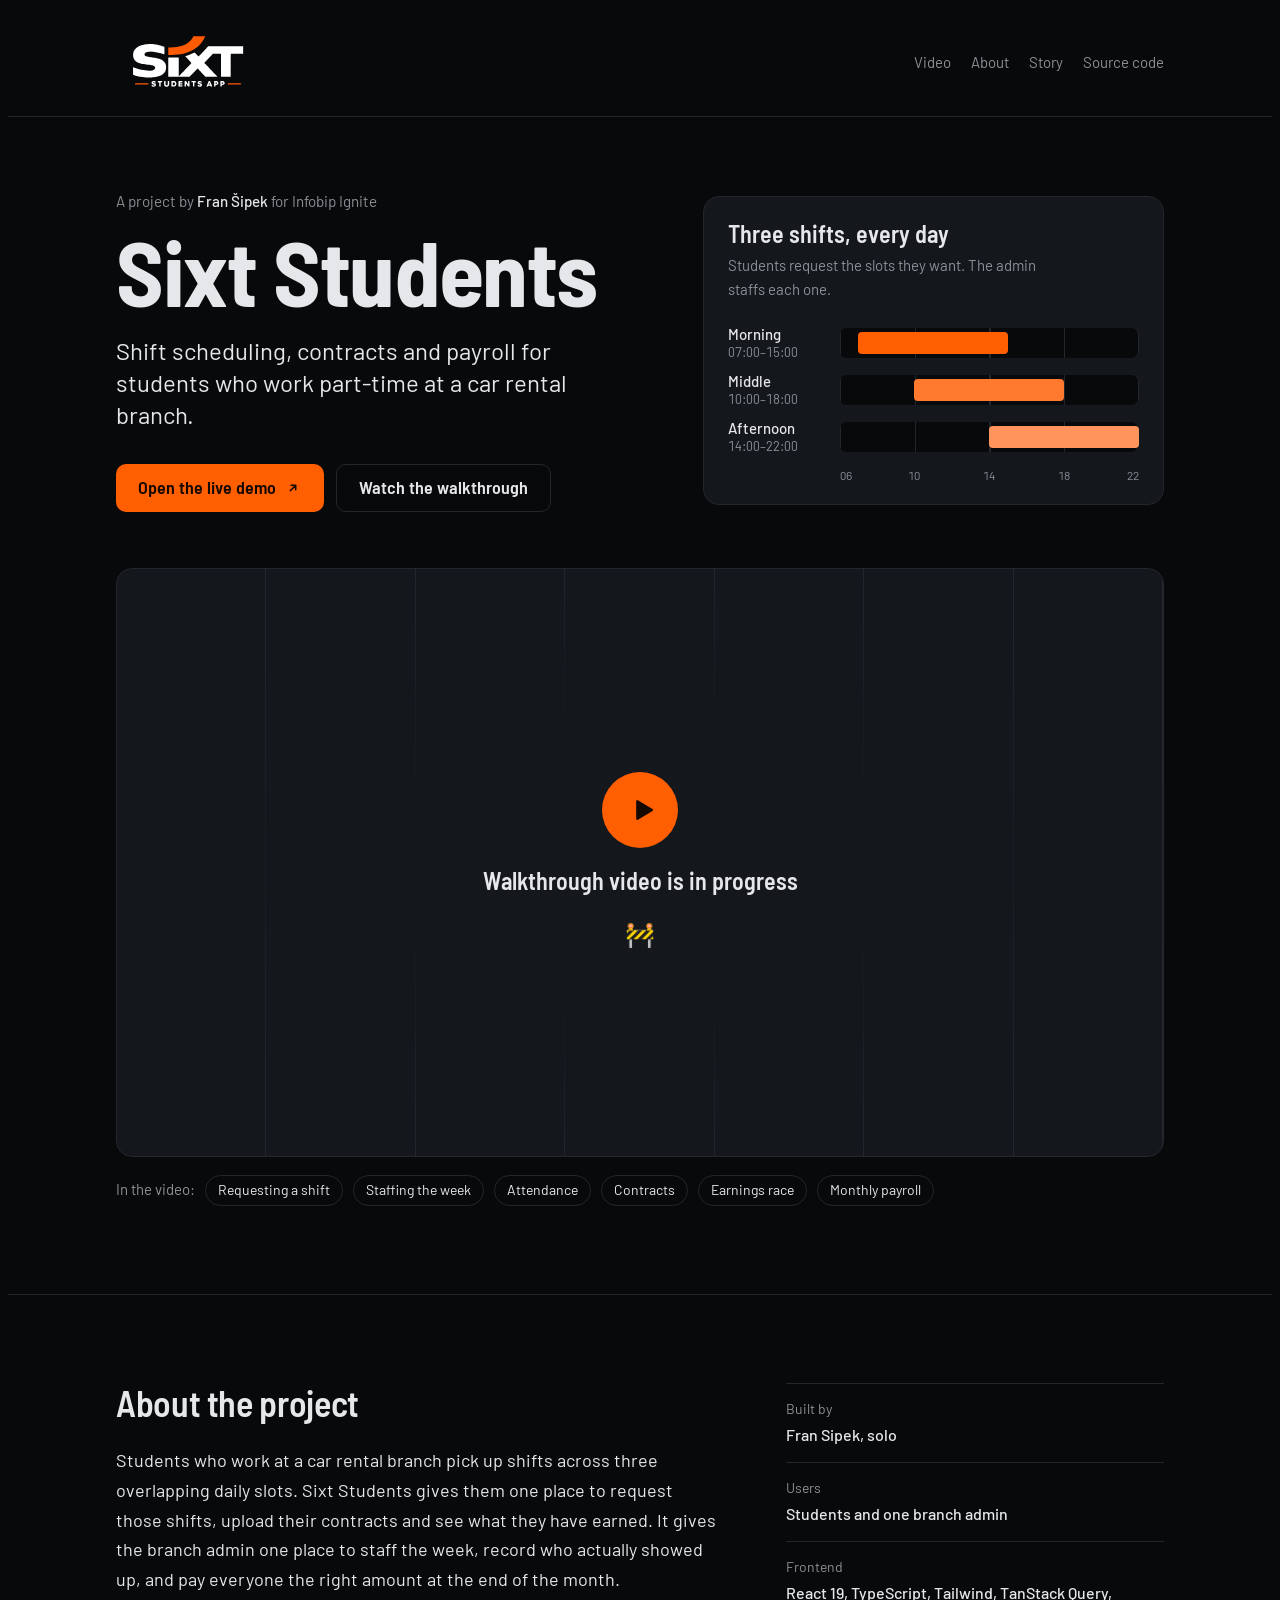
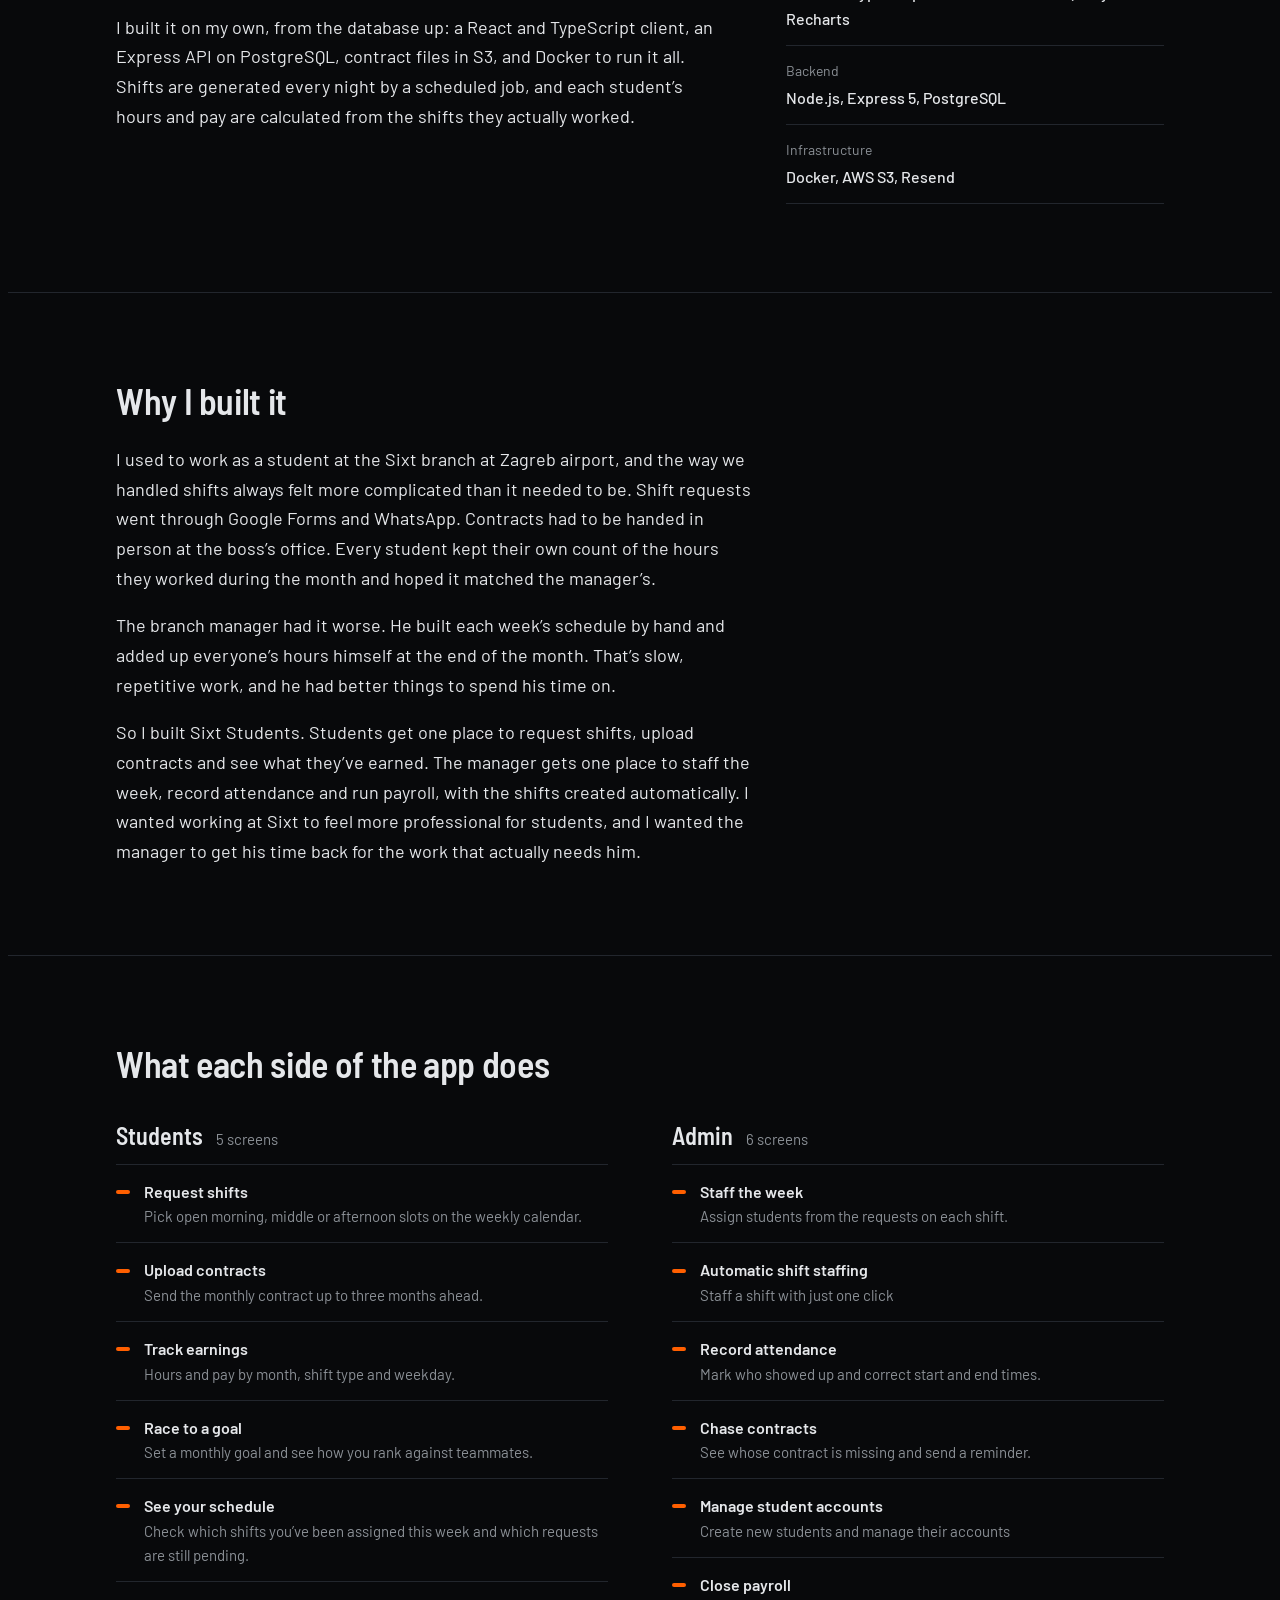
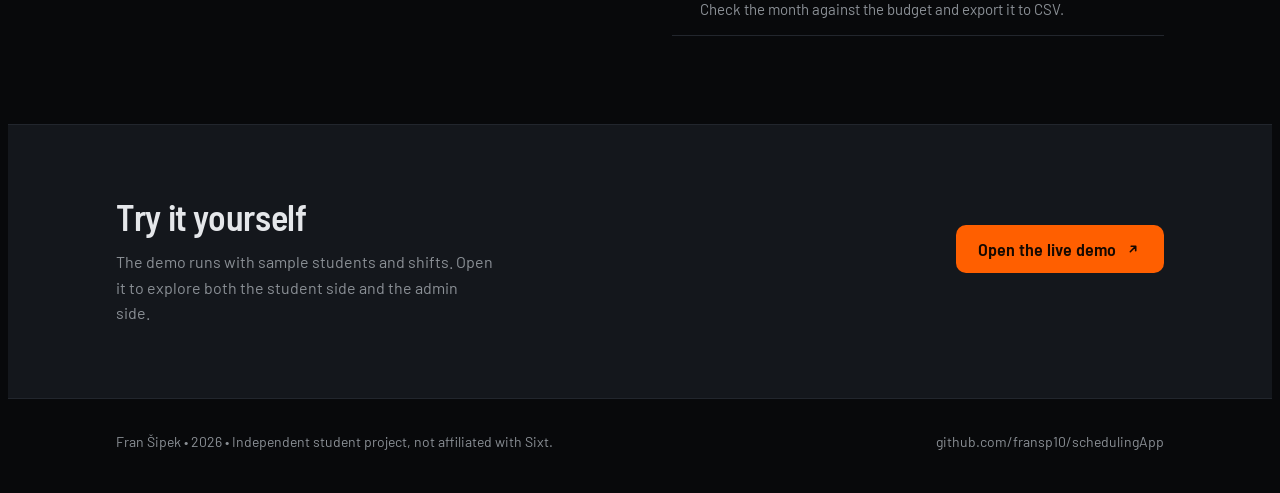
<file: index.html>
<title>Sixt Students</title>
<link rel="icon" type="image/x-icon" href="images/sixtStudentsLogo.svg" />
<link rel="preconnect" href="https://fonts.googleapis.com" />
<link rel="preconnect" href="https://fonts.gstatic.com" crossorigin />
<link
  rel="stylesheet"
  href="https://fonts.googleapis.com/css2?family=Barlow:wght@400;500;600&family=Barlow+Semi+Condensed:wght@500;600;700&display=swap"
/>
<link rel="stylesheet" href="style.css" />

<body>
  <header class="top">
    <div class="wrap">
      <image
        src="images/sixtStudentsLogo.svg"
        width="144"
        height="72"
        alt="Sixt students logo"
      />

      <nav class="top__links" aria-label="Project links">
        <a class="hide-sm" href="#video">Video</a>
        <a class="hide-sm" href="#about">About</a>
        <a class="hide-sm" href="#story">Story</a>
        <a href="https://github.com/fransp10/Sixt-Students" target="_blank"
          >Source code</a
        >
      </nav>
    </div>
  </header>

  <main>
    <section class="hero">
      <div class="wrap">
        <div>
          <p class="hero__by">
            A project by <strong>Fran Šipek</strong> for Infobip Ignite
          </p>
          <h1>Sixt Students</h1>
          <p class="hero__lede">
            Shift scheduling, contracts and payroll for students who work
            part-time at a car rental branch.
          </p>
          <div class="hero__ctas">
            <a
              class="btn btn--primary js-demo"
              href="https://sixtstudentsdemo.fransipekdev.me/"
              target="_blank"
            >
              Open the live demo
              <svg
                viewBox="0 0 20 20"
                fill="none"
                stroke="currentColor"
                stroke-width="1.8"
                stroke-linecap="round"
                stroke-linejoin="round"
                aria-hidden="true"
              >
                <path d="M7 13 13 7M8 7h5v5"></path>
              </svg>
            </a>
            <a class="btn btn--ghost" href="#video">Watch the walkthrough</a>
          </div>
        </div>

        <figure class="shifts" style="margin: 0">
          <h2>Three shifts, every day</h2>
          <p class="shifts__sub">
            Students request the slots they want. The admin staffs each one.
          </p>
          <div
            class="shifts__rows"
            role="img"
            aria-label="Morning shift 07:00 to 15:00, middle shift 10:00 to 18:00, afternoon shift 14:00 to 22:00"
          >
            <div class="row">
              <p class="row__label">Morning <span>07:00–15:00</span></p>
              <div class="track">
                <div
                  class="bar"
                  style="--s: 7; --e: 15; --c: var(--shift-morning)"
                ></div>
              </div>
            </div>
            <div class="row">
              <p class="row__label">Middle <span>10:00–18:00</span></p>
              <div class="track">
                <div
                  class="bar"
                  style="--s: 10; --e: 18; --c: var(--shift-middle)"
                ></div>
              </div>
            </div>
            <div class="row">
              <p class="row__label">Afternoon <span>14:00–22:00</span></p>
              <div class="track">
                <div
                  class="bar"
                  style="--s: 14; --e: 22; --c: var(--shift-afternoon)"
                ></div>
              </div>
            </div>
            <div class="row" aria-hidden="true">
              <span></span>
              <div class="axis">
                <span style="--h: 6">06</span><span style="--h: 10">10</span
                ><span style="--h: 14">14</span><span style="--h: 18">18</span
                ><span style="--h: 22">22</span>
              </div>
            </div>
          </div>
        </figure>
      </div>
    </section>

    <section class="video" id="video" aria-label="Walkthrough video">
      <div class="wrap">
        <div class="video__frame" id="video-frame">
          <!-- VIDEO GOES HERE -->
          <div class="video__placeholder">
            <div class="play" aria-hidden="true">
              <svg viewBox="0 0 24 24" fill="currentColor">
                <path
                  d="M7 4.5v15a1 1 0 0 0 1.5.86l12.5-7.5a1 1 0 0 0 0-1.72L8.5 3.64A1 1 0 0 0 7 4.5Z"
                ></path>
              </svg>
            </div>
            <strong>Walkthrough video is in progress</strong>
            <strong>🚧</strong>
            <!-- <span>The student side and the admin side, start to finish</span> -->
          </div>
        </div>
        <div class="video__covers">
          <span id="covers-label">In the video:</span>
          <ul
            class="video__covers"
            aria-labelledby="covers-label"
            style="margin: 0"
          >
            <li>Requesting a shift</li>
            <li>Staffing the week</li>
            <li>Attendance</li>
            <li>Contracts</li>
            <li>Earnings race</li>
            <li>Monthly payroll</li>
          </ul>
        </div>
      </div>
    </section>

    <section class="section" id="about">
      <div class="wrap">
        <div class="about">
          <div>
            <h2>About the project</h2>
            <div class="about__text">
              <p>
                Students who work at a car rental branch pick up shifts across
                three overlapping daily slots. Sixt Students gives them one
                place to request those shifts, upload their contracts and see
                what they have earned. It gives the branch admin one place to
                staff the week, record who actually showed up, and pay everyone
                the right amount at the end of the month.
              </p>
              <p>
                I built it on my own, from the database up: a React and
                TypeScript client, an Express API on PostgreSQL, contract files
                in S3, and Docker to run it all. Shifts are generated every
                night by a scheduled job, and each student’s hours and pay are
                calculated from the shifts they actually worked.
              </p>
            </div>
          </div>
          <div class="facts">
            <div>
              <dt>Built by</dt>
              <dd>Fran Sipek, solo</dd>
            </div>
            <div>
              <dt>Users</dt>
              <dd>Students and one branch admin</dd>
            </div>
            <div>
              <dt>Frontend</dt>
              <dd>React 19, TypeScript, Tailwind, TanStack Query, Recharts</dd>
            </div>
            <div>
              <dt>Backend</dt>
              <dd>Node.js, Express 5, PostgreSQL</dd>
            </div>
            <div>
              <dt>Infrastructure</dt>
              <dd>Docker, AWS S3, Resend</dd>
            </div>
          </div>
        </div>
      </div>
    </section>

    <section class="section" id="story" aria-labelledby="story-title">
      <div class="wrap">
        <h2 id="story-title">Why I built it</h2>
        <div class="about__text">
          <p>
            I used to work as a student at the Sixt branch at Zagreb airport,
            and the way we handled shifts always felt more complicated than it
            needed to be. Shift requests went through Google Forms and WhatsApp.
            Contracts had to be handed in person at the boss’s office. Every
            student kept their own count of the hours they worked during the
            month and hoped it matched the manager’s.
          </p>
          <p>
            The branch manager had it worse. He built each week’s schedule by
            hand and added up everyone’s hours himself at the end of the month.
            That’s slow, repetitive work, and he had better things to spend his
            time on.
          </p>
          <p>
            So I built Sixt Students. Students get one place to request shifts,
            upload contracts and see what they’ve earned. The manager gets one
            place to staff the week, record attendance and run payroll, with the
            shifts created automatically. I wanted working at Sixt to feel more
            professional for students, and I wanted the manager to get his time
            back for the work that actually needs him.
          </p>
        </div>
      </div>
    </section>

    <section class="section" aria-labelledby="roles-title">
      <div class="wrap">
        <h2 id="roles-title">What each side of the app does</h2>
        <div class="roles">
          <div>
            <h3>Students <span>5 screens</span></h3>
            <ul>
              <li>
                <div>
                  <b>Request shifts</b
                  ><span
                    >Pick open morning, middle or afternoon slots on the weekly
                    calendar.</span
                  >
                </div>
              </li>
              <li>
                <div>
                  <b>Upload contracts</b
                  ><span
                    >Send the monthly contract up to three months ahead.</span
                  >
                </div>
              </li>
              <li>
                <div>
                  <b>Track earnings</b
                  ><span>Hours and pay by month, shift type and weekday.</span>
                </div>
              </li>
              <li>
                <div>
                  <b>Race to a goal</b
                  ><span
                    >Set a monthly goal and see how you rank against
                    teammates.</span
                  >
                </div>
              </li>
              <li>
                <div>
                  <b>See your schedule</b
                  ><span
                    >Check which shifts you’ve been assigned this week and which
                    requests are still pending.</span
                  >
                </div>
              </li>
            </ul>
          </div>
          <div>
            <h3>Admin <span>6 screens</span></h3>
            <ul>
              <li>
                <div>
                  <b>Staff the week</b
                  ><span>Assign students from the requests on each shift.</span>
                </div>
              </li>
              <li>
                <div>
                  <b>Automatic shift staffing</b
                  ><span>Staff a shift with just one click</span>
                </div>
              </li>
              <li>
                <div>
                  <b>Record attendance</b
                  ><span
                    >Mark who showed up and correct start and end times.</span
                  >
                </div>
              </li>
              <li>
                <div>
                  <b>Chase contracts</b
                  ><span
                    >See whose contract is missing and send a reminder.</span
                  >
                </div>
              </li>
              <li>
                <div>
                  <b>Manage student accounts</b
                  ><span>Create new students and manage their accounts</span>
                </div>
              </li>
              <li>
                <div>
                  <b>Close payroll</b
                  ><span
                    >Check the month against the budget and export it to
                    CSV.</span
                  >
                </div>
              </li>
            </ul>
          </div>
        </div>
      </div>
    </section>

    <section class="demo" aria-labelledby="demo-title">
      <div class="wrap wrap_demo">
        <div>
          <h2 id="demo-title">Try it yourself</h2>
          <p>
            The demo runs with sample students and shifts. Open it to explore
            both the student side and the admin side.
          </p>
        </div>

        <a
          class="btn btn--primary js-demo"
          href="https://sixtstudentsdemo.fransipekdev.me/"
          target="_blank"
        >
          <!-- Open the live demo -->
          Open the live demo
          <svg
            viewBox="0 0 20 20"
            fill="none"
            stroke="currentColor"
            stroke-width="1.8"
            stroke-linecap="round"
            stroke-linejoin="round"
            aria-hidden="true"
          >
            <path d="M7 13 13 7M8 7h5v5"></path>
          </svg>
        </a>
      </div>
    </section>
  </main>

  <footer class="foot">
    <div class="wrap">
      <span
        >Fran Šipek • 2026 • Independent student project, not affiliated with
        Sixt.</span
      >
      <a href="https://github.com/fransp10/Sixt-Students"
        >github.com/fransp10/schedulingApp</a
      >
    </div>
  </footer>
</body>
</file>
<file: style.css>
/* Layout: one 1080px column. Hero splits text / shift chart, then the video runs full width,
     then About and Roles, then a full-bleed demo band. Dark only, like the app itself. */
:root {
  --page: #08090b;
  --surface: #14171c;
  --line: #22262d;
  --text: #e5e7ea;
  --muted: #8b9096;
  --primary: #ff5f00;
  --on-primary: #160900;
  --shift-morning: #ff5f00;
  --shift-middle: #ff7a2f;
  --shift-afternoon: #ff945c;

  --font-body: "Barlow", system-ui, -apple-system, "Segoe UI", sans-serif;
  --font-display: "Barlow Semi Condensed", "Barlow", system-ui, sans-serif;

  --step-0: 1rem;
  --step-1: 1.125rem;
  --step-2: 1.5rem;
  --step-3: 2.25rem;
  --step-hero: clamp(3rem, 9vw, 5.75rem);

  --gutter-l: max(16px, env(safe-area-inset-left, 0px));
  --gutter-r: max(16px, env(safe-area-inset-right, 0px));

  color-scheme: dark;
}

* {
  box-sizing: border-box;
}
body {
  background: var(--page);
  color: var(--text);
  font-family: var(--font-body);
  font-size: var(--step-0);
  line-height: 1.6;
  -webkit-font-smoothing: antialiased;
}
h1,
h2,
h3,
p,
ul,
dd {
  margin: 0;
  padding: 0;
}
ul {
  list-style: none;
}
a {
  color: inherit;
}
h1,
h2,
h3 {
  font-family: var(--font-display);
  text-wrap: balance;
  line-height: 1.1;
}
:focus-visible {
  outline: 2px solid var(--primary);
  outline-offset: 3px;
  border-radius: 6px;
}

.wrap {
  max-width: 1080px;
  margin: 0 auto;
  padding-left: var(--gutter-l);
  padding-right: var(--gutter-r);
}
.wrap_demo {
  display: flex;
  flex-direction: row;
  justify-content: space-between;
}

/* ---------- Top bar ---------- */
.top {
  border-bottom: 1px solid var(--line);
  position: sticky;
  z-index: 100;
  background: var(--page);
  top: 0;
}
.top .wrap {
  display: flex;
  align-items: center;
  justify-content: space-between;
  gap: 16px;
  padding-block: 18px;
}
.top__links {
  display: flex;
  align-items: center;
  gap: 20px;
  font-size: 0.9375rem;
  color: var(--muted);
}
.top__links a {
  text-decoration: none;
}
.top__links a:hover {
  color: var(--text);
}

/* ---------- Buttons ---------- */
.btn {
  display: inline-flex;
  align-items: center;
  gap: 8px;
  height: 48px;
  padding: 0 22px;
  border-radius: 10px;
  font-family: var(--font-display);
  font-weight: 600;
  font-size: var(--step-1);
  text-decoration: none;
  white-space: nowrap;
  transition:
    background-color 150ms ease,
    border-color 150ms ease,
    transform 150ms ease;
}

.btn:disabled {
  opacity: 0.5;
  cursor: not-allowed;
}
.btn svg {
  width: 18px;
  height: 18px;
}
.btn--primary {
  background: var(--primary);
  color: var(--on-primary);
}
.btn--primary:hover {
  background: var(--shift-middle);
}
.btn--ghost {
  border: 1px solid var(--line);
  color: var(--text);
}
.btn--ghost:hover {
  border-color: var(--muted);
}
.btn:active {
  transform: translateY(1px);
}

.hero .wrap {
  display: grid;
  grid-template-columns: minmax(0, 1.15fr) minmax(0, 1fr);
  gap: 56px;
  align-items: center;
  padding-block: 72px 56px;
}
.hero__by {
  color: var(--muted);
  font-size: 0.95rem;
}
.hero__by strong {
  color: var(--text);
  font-weight: 500;
}
.hero h1 {
  margin-top: 14px;
  font-size: var(--step-hero);
  font-weight: 700;
  letter-spacing: -0.015em;
  line-height: 0.95;
}
.hero__lede {
  margin-top: 20px;
  max-width: 34ch;
  font-size: var(--step-2);
  line-height: 1.35;
  color: var(--text);
}
.hero__ctas {
  margin-top: 32px;
  display: flex;
  flex-wrap: wrap;
  gap: 12px;
}

/* Shift chart: real shift_types rows, drawn to scale on a 06:00–22:00 axis */
.shifts {
  background: var(--surface);
  border: 1px solid var(--line);
  border-radius: 16px;
  padding: 24px 24px 20px;
}
.shifts h2 {
  font-size: var(--step-2);
  font-weight: 600;
}
.shifts__sub {
  margin-top: 6px;
  color: var(--muted);
  font-size: 0.9375rem;
  max-width: 40ch;
}
.shifts__rows {
  margin-top: 24px;
  display: grid;
  gap: 12px;
}
.row {
  display: grid;
  grid-template-columns: 6.25rem minmax(0, 1fr);
  align-items: center;
  gap: 12px;
}
.row__label {
  font-size: 0.9375rem;
  font-weight: 500;
  line-height: 1.25;
}
.row__label span {
  display: block;
  color: var(--muted);
  font-weight: 400;
  font-size: 0.8125rem;
  font-variant-numeric: tabular-nums;
}
.track {
  position: relative;
  height: 30px;
  border-radius: 6px;
  background:
    repeating-linear-gradient(
      to right,
      var(--line) 0 1px,
      transparent 1px calc(100% / 4)
    ),
    var(--page);
  box-shadow: inset -1px 0 0 var(--line);
}
.bar {
  position: absolute;
  top: 4px;
  bottom: 4px;
  left: calc((var(--s) - 6) / 16 * 100%);
  width: calc((var(--e) - var(--s)) / 16 * 100%);
  border-radius: 4px;
  background: var(--c);
}
.axis {
  position: relative;
  height: 18px;
  font-size: 0.75rem;
  color: var(--muted);
  font-variant-numeric: tabular-nums;
}
.axis span {
  position: absolute;
  top: 0;
  left: calc((var(--h) - 6) / 16 * 100%);
  transform: translateX(-50%);
}
.axis span:first-child {
  transform: none;
}
.axis span:last-child {
  transform: translateX(-100%);
}

/* ---------- Video ---------- */
.video {
  padding-block: 0 88px;
  scroll-margin-top: 12px;
}
.video__frame {
  position: relative;
  aspect-ratio: 16 / 9;
  max-width: 100%;
  border-radius: 16px;
  overflow: hidden;
  border: 1px solid var(--line);
  background:
    repeating-linear-gradient(
      to right,
      transparent 0 calc(100% / 7 - 1px),
      var(--line) calc(100% / 7 - 1px) calc(100% / 7)
    ),
    var(--surface);
}
.video__frame iframe,
.video__frame video {
  position: absolute;
  inset: 0;
  width: 100%;
  height: 100%;
  border: 0;
  background: #000;
}
.video__placeholder {
  position: absolute;
  inset: 0;
  display: grid;
  place-content: center;
  justify-items: center;
  gap: 14px;
  text-align: center;
  padding: 24px;
  background: radial-gradient(
    ellipse at center,
    var(--surface) 30%,
    transparent 75%
  );
}
.play {
  width: 76px;
  height: 76px;
  border-radius: 50%;
  display: grid;
  place-items: center;
  background: var(--primary);
  color: var(--on-primary);
}
.play svg {
  width: 28px;
  height: 28px;
  margin-left: 4px;
}
.video__placeholder strong {
  font-family: var(--font-display);
  font-size: var(--step-2);
  font-weight: 600;
}
.video__placeholder span {
  color: var(--muted);
  font-size: 0.9375rem;
}
.video__covers {
  margin-top: 18px;
  display: flex;
  flex-wrap: wrap;
  align-items: baseline;
  gap: 8px 10px;
  color: var(--muted);
  font-size: 0.9375rem;
}
.video__covers li {
  padding: 3px 12px;
  border: 1px solid var(--line);
  border-radius: 999px;
  color: var(--text);
  font-size: 0.875rem;
}

/* ---------- Sections ---------- */
.section {
  padding-block: 88px;
  border-top: 1px solid var(--line);
}
.section h2,
.demo h2 {
  font-size: var(--step-3);
  font-weight: 600;
  letter-spacing: -0.01em;
  width: min(100%, 42ch);
}

.about {
  display: grid;
  grid-template-columns: minmax(0, 1.6fr) minmax(0, 1fr);
  gap: 64px;
}
.about__text {
  margin-top: 24px;
  display: grid;
  gap: 18px;
  max-width: 64ch;
  font-size: var(--step-1);
  line-height: 1.65;
}
.facts {
  display: grid;
  gap: 0;
  align-self: start;
  border-top: 1px solid var(--line);
}
.facts div {
  display: grid;
  gap: 2px;
  padding-block: 14px;
  border-bottom: 1px solid var(--line);
}
.facts dt {
  color: var(--muted);
  font-size: 0.875rem;
}
.facts dd {
  font-weight: 500;
}

.roles {
  margin-top: 40px;
  display: grid;
  grid-template-columns: repeat(2, minmax(0, 1fr));
  gap: 0 64px;
}
.roles h3 {
  font-size: var(--step-2);
  font-weight: 600;
  padding-bottom: 14px;
  border-bottom: 1px solid var(--line);
}
.roles h3 span {
  color: var(--muted);
  font-family: var(--font-body);
  font-weight: 400;
  font-size: 0.9375rem;
  margin-left: 8px;
}
.roles li {
  display: grid;
  grid-template-columns: 14px minmax(0, 1fr);
  gap: 14px;
  padding-block: 14px;
  border-bottom: 1px solid var(--line);
}
.roles li::before {
  content: "";
  width: 14px;
  height: 4px;
  margin-top: 0.7em;
  border-radius: 2px;
  background: var(--primary);
}
.roles li b {
  display: block;
  font-weight: 600;
}
.roles li span {
  color: var(--muted);
  font-size: 0.9375rem;
}

/* ---------- Demo band ---------- */
.demo {
  background: var(--surface);
  border-top: 1px solid var(--line);
  border-bottom: 1px solid var(--line);
}

.demo .wrap {
  padding-block: 72px;
}
.demo p {
  margin-top: 12px;
  color: var(--muted);
  max-width: 42ch;
}
.demo .btn {
  margin-top: 28px;
}

/* ---------- Footer ---------- */
.foot .wrap {
  display: flex;
  flex-wrap: wrap;
  justify-content: space-between;
  gap: 12px 24px;
  padding-block: 32px;
  color: var(--muted);
  font-size: 0.875rem;
}
.foot a {
  text-decoration: none;
}
.foot a:hover {
  color: var(--text);
}

/* ---------- Narrow screens ---------- */
@media (max-width: 860px) {
  .hero .wrap,
  .about {
    grid-template-columns: minmax(0, 1fr);
    gap: 40px;
  }
  .hero .wrap {
    padding-block: 48px 40px;
  }
  .roles {
    grid-template-columns: minmax(0, 1fr);
    gap: 40px;
  }
  .section {
    padding-block: 64px;
  }
  .video {
    padding-block: 0 64px;
  }
}
@media (max-width: 480px) {
  .top__links .hide-sm {
    display: none;
  }
  .shifts {
    padding: 20px 16px 16px;
  }
  .row {
    grid-template-columns: 5rem minmax(0, 1fr);
  }
}
@media (prefers-reduced-motion: reduce) {
  .btn {
    transition: none;
  }
}

/* Anchor jumps stop below the sticky header (72px logo + 2 x 18px padding + 1px border) */
html {
  scroll-padding-top: 109px;
}
@media (prefers-reduced-motion: no-preference) {
  html {
    scroll-behavior: smooth;
  }
}
</file>
